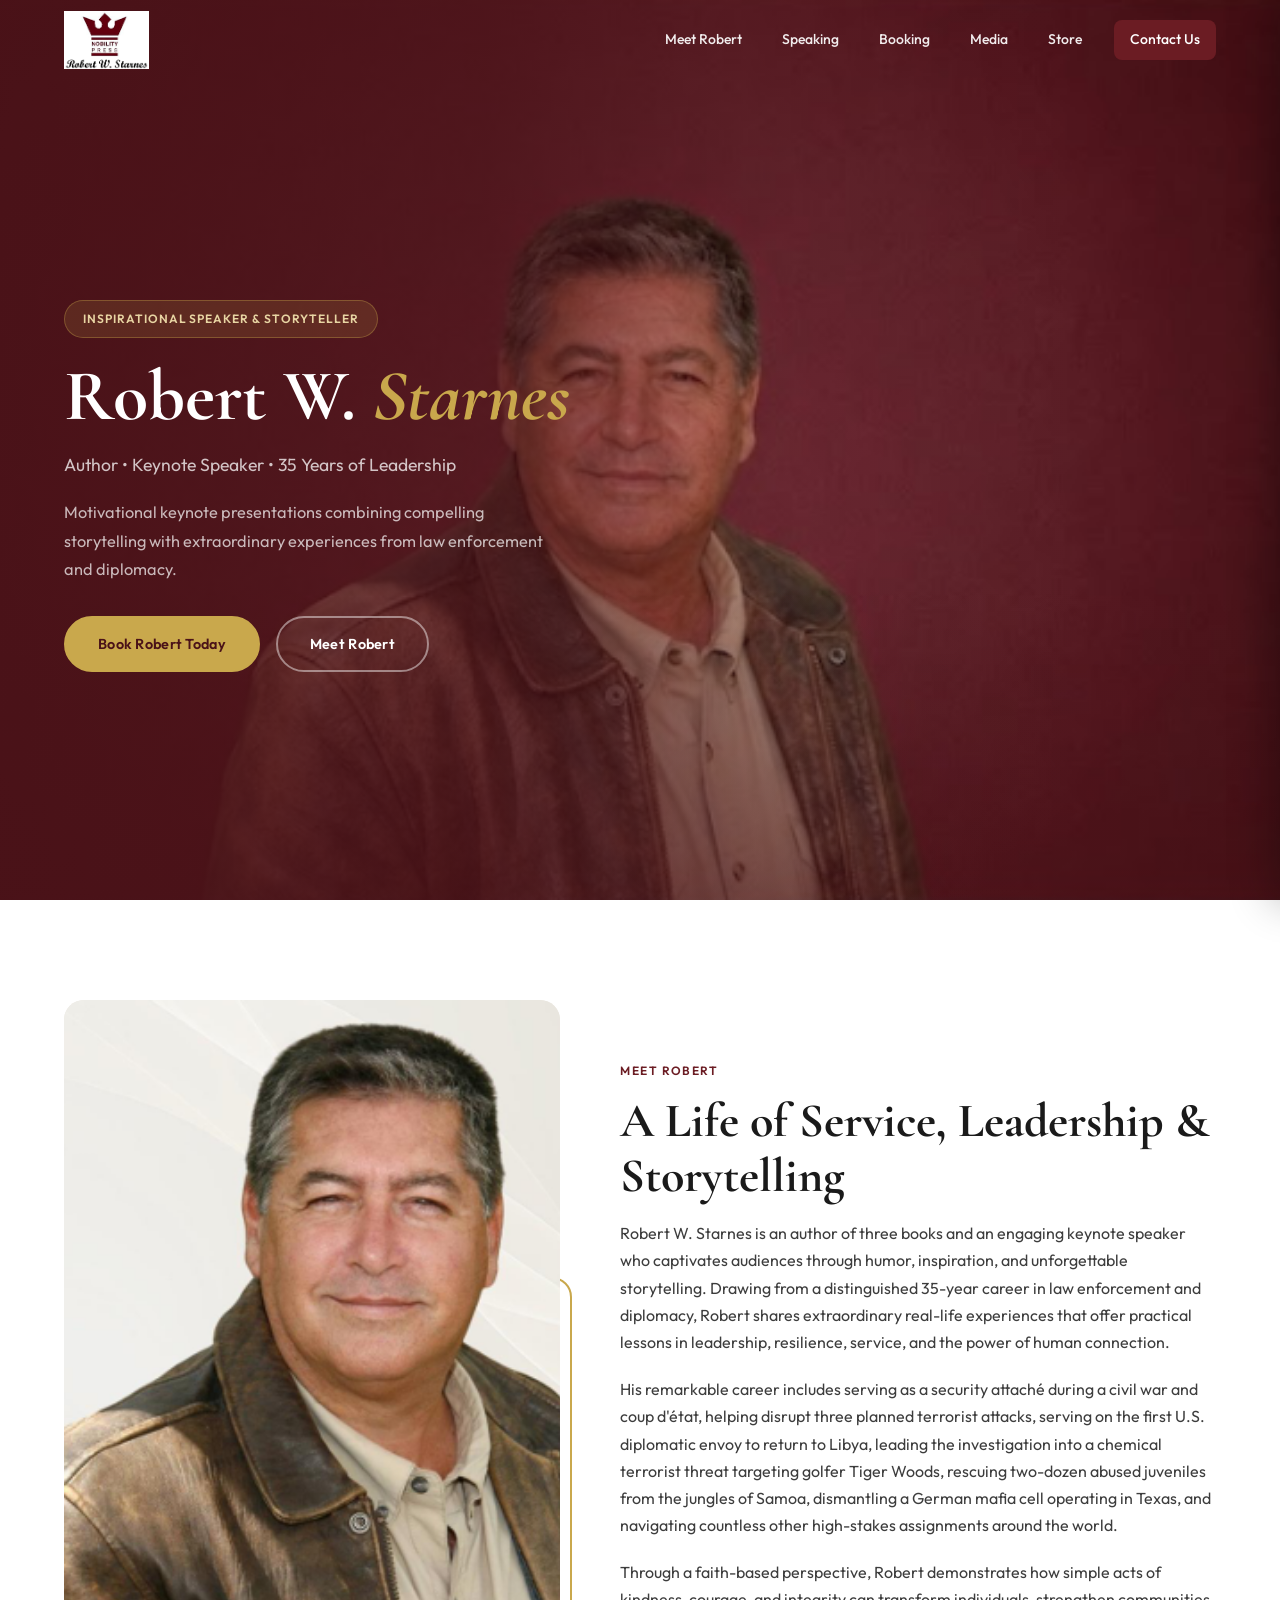
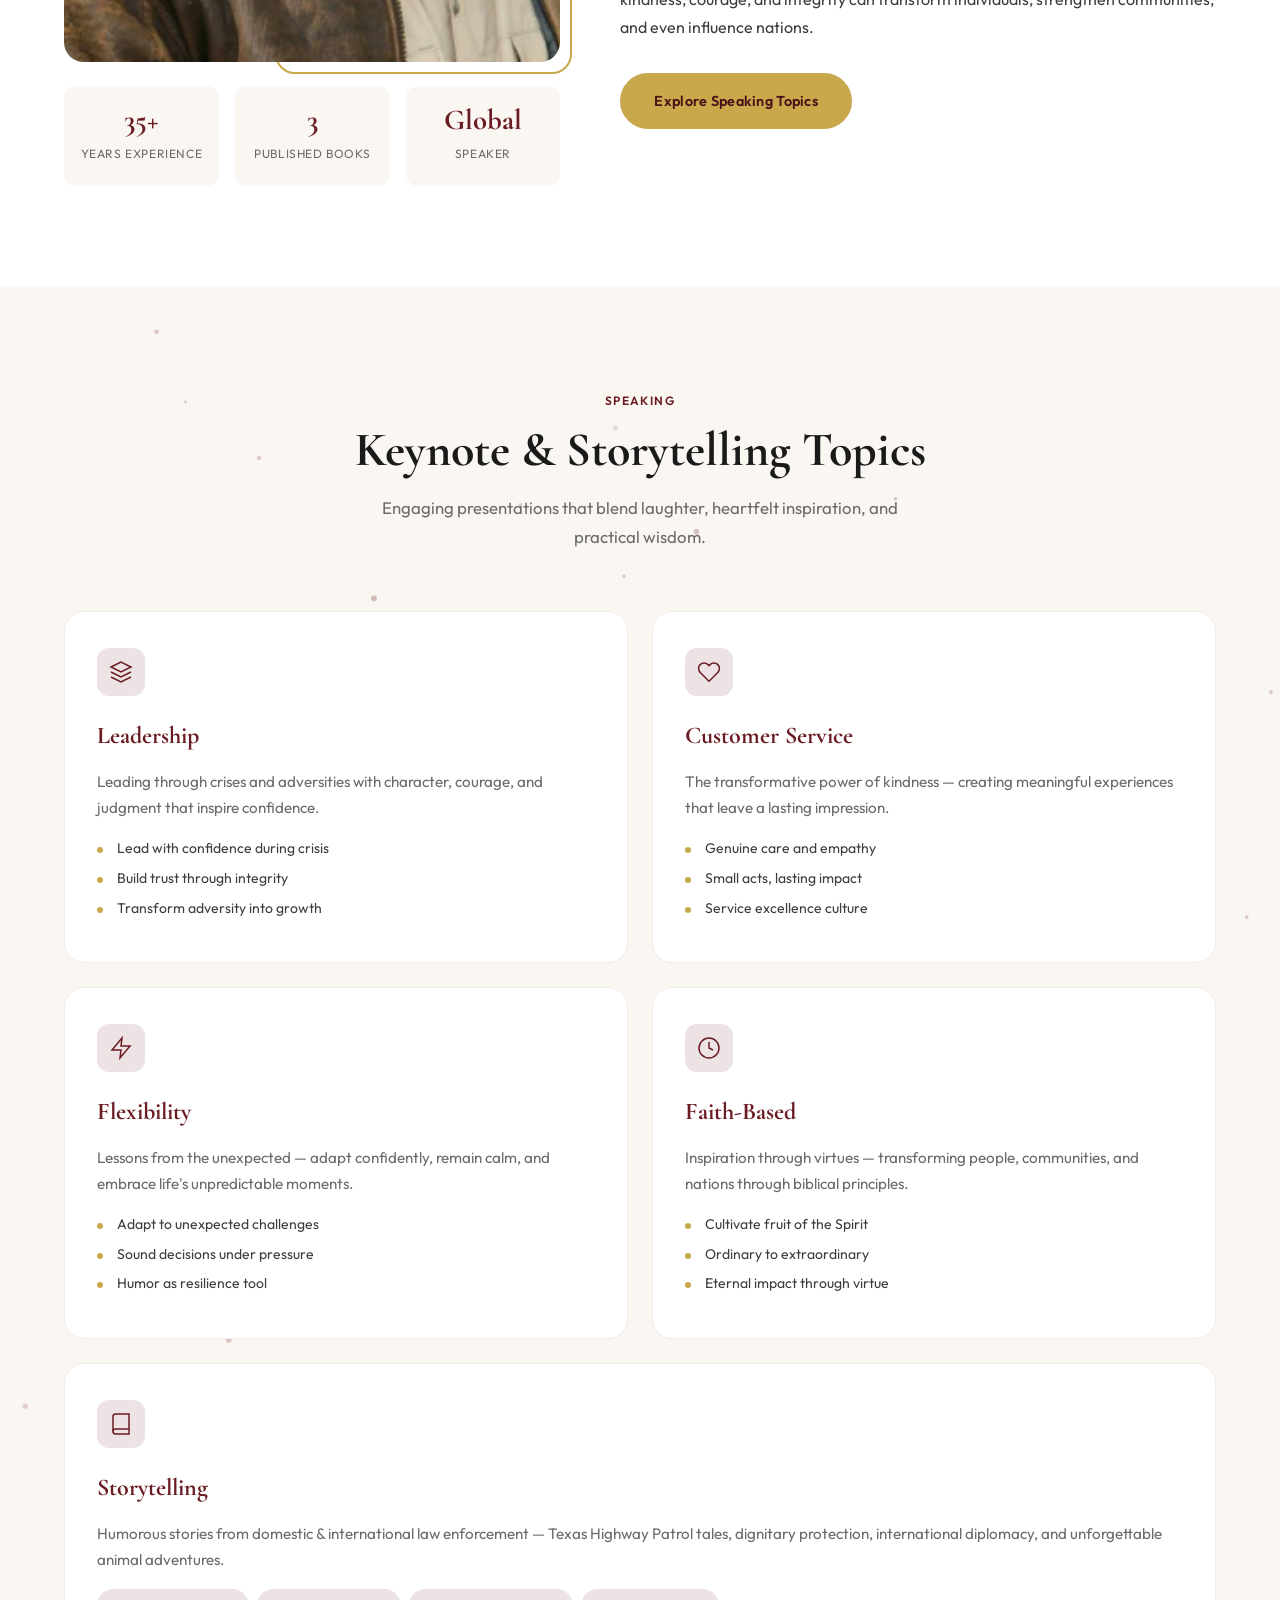
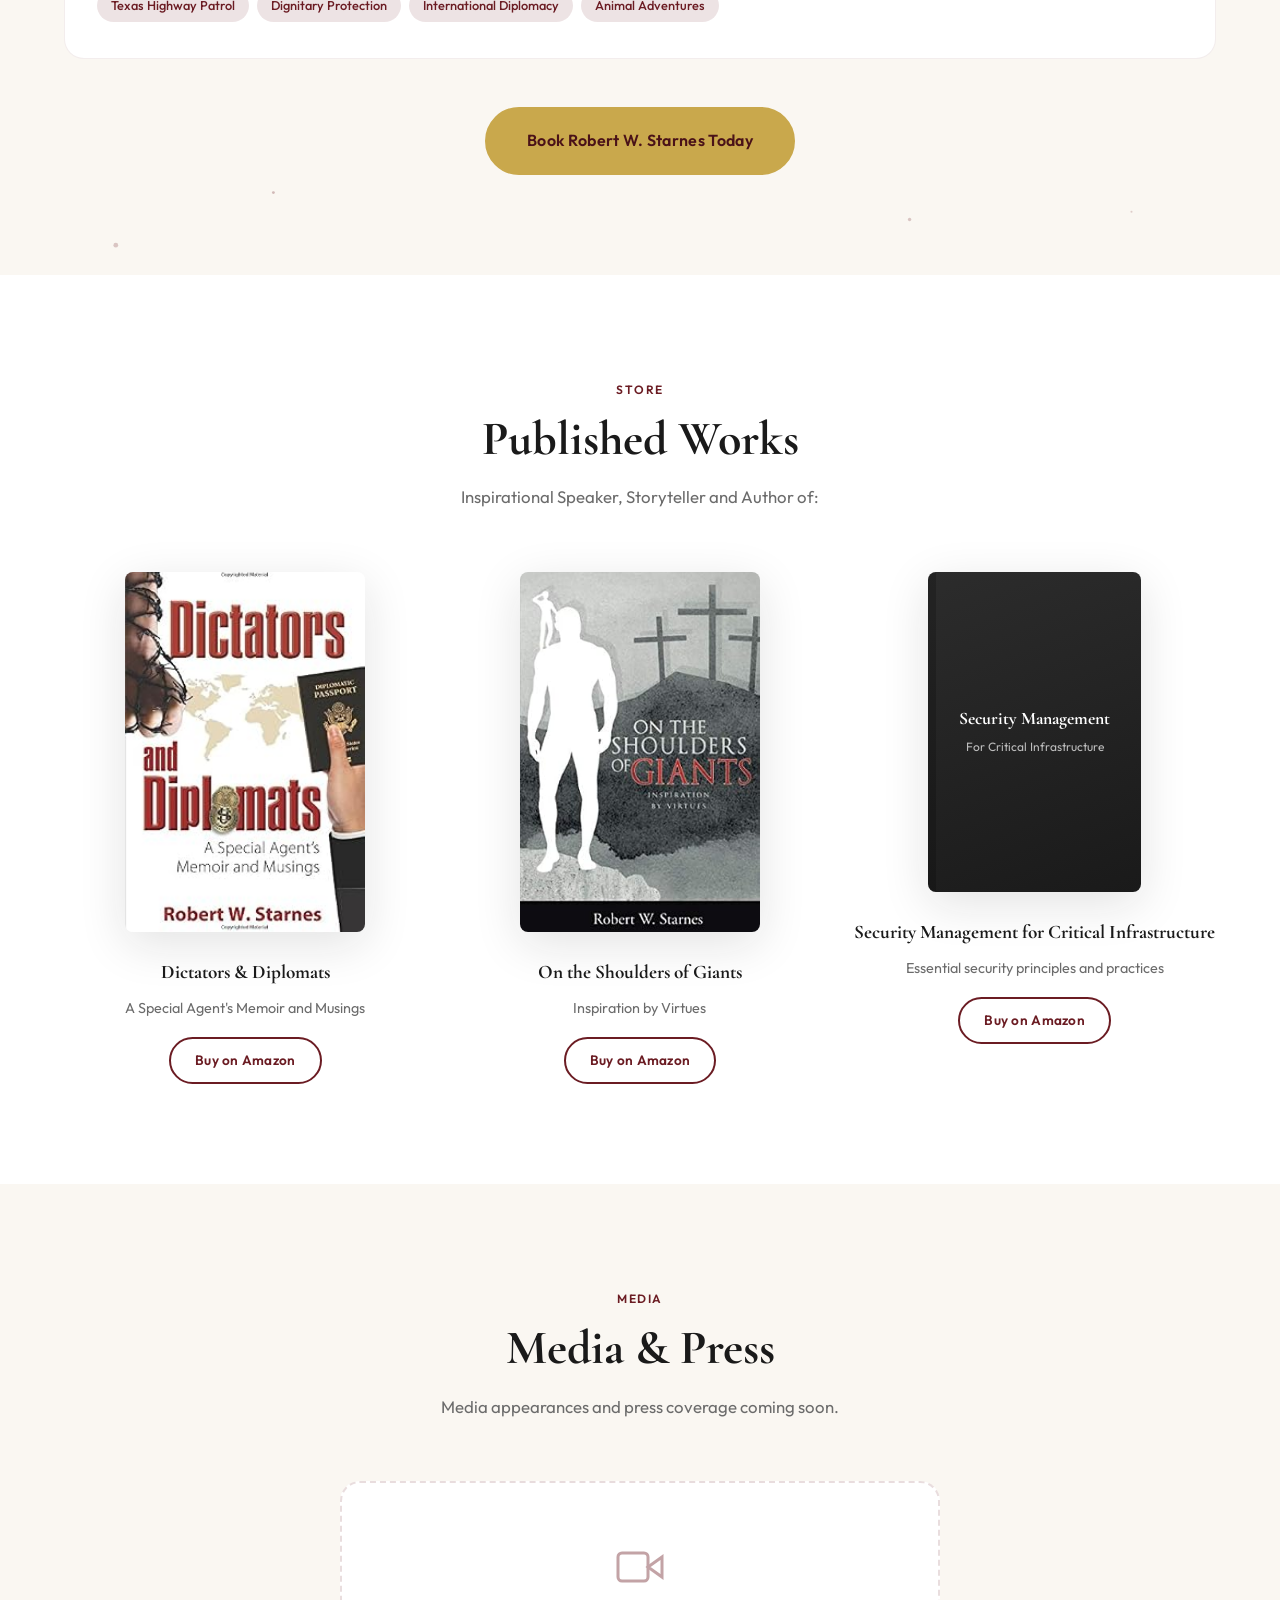
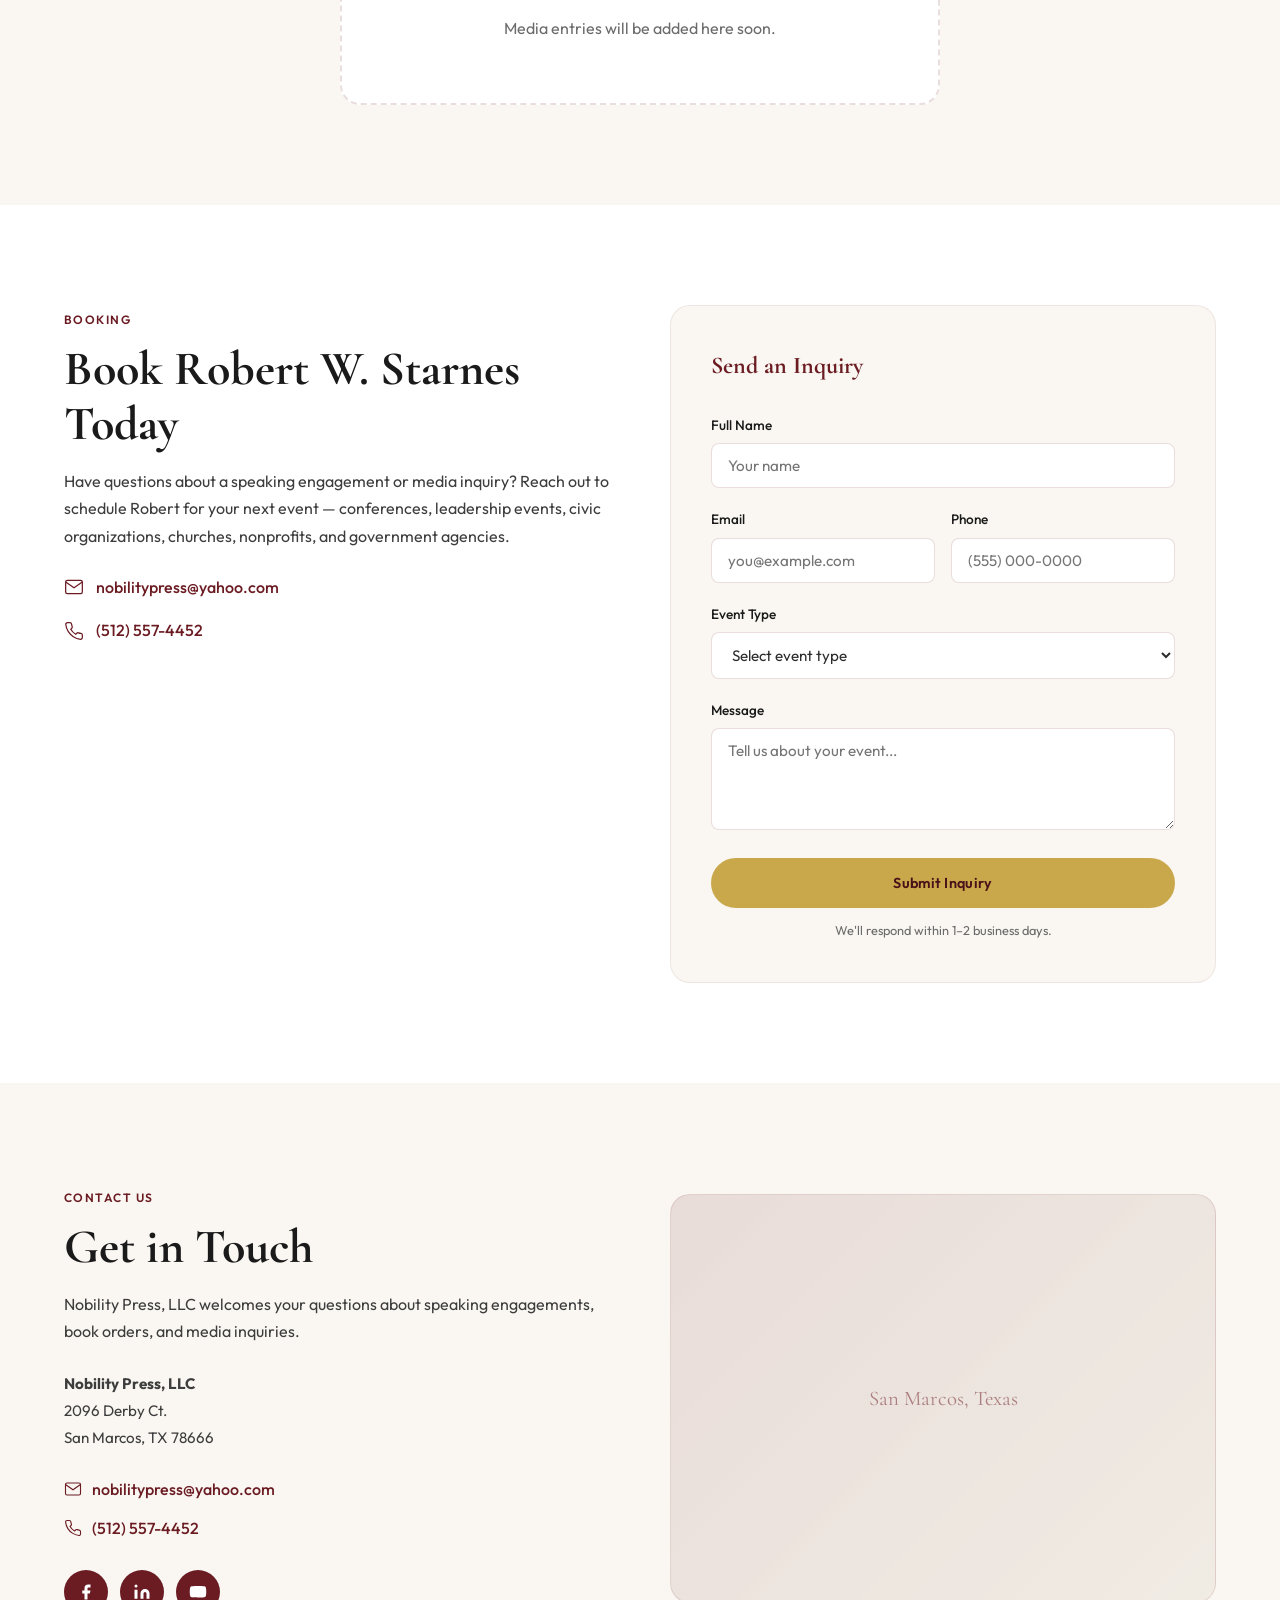
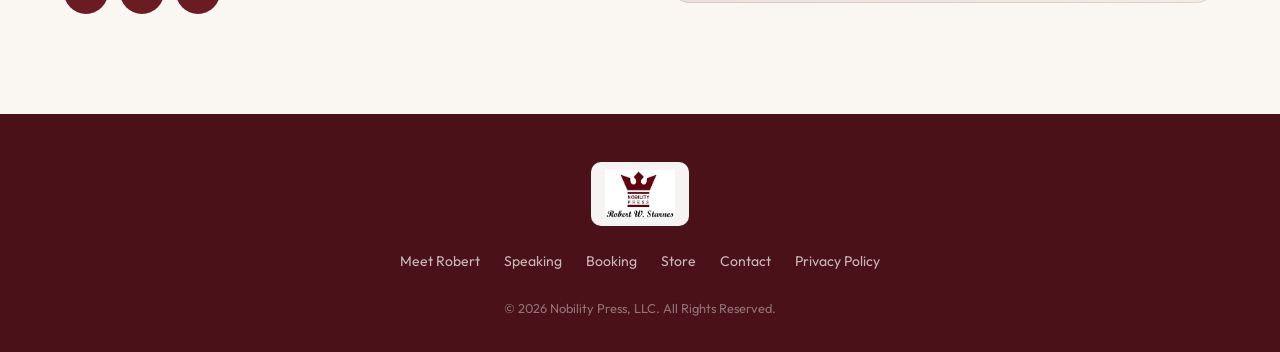
<file: index.html>
<!DOCTYPE html>
<html lang="en">
<head>
  <meta charset="UTF-8">
  <meta name="viewport" content="width=device-width, initial-scale=1.0">
  <meta name="description" content="Robert W. Starnes — Inspirational Speaker, Storyteller and Author. Nobility Press, LLC.">
  <title>Robert W. Starnes | Nobility Press</title>
  <link rel="preconnect" href="https://fonts.googleapis.com">
  <link rel="preconnect" href="https://fonts.gstatic.com" crossorigin>
  <link href="https://fonts.googleapis.com/css2?family=Cormorant+Garamond:ital,wght@0,400;0,600;0,700;1,400&family=Outfit:wght@300;400;500;600;700&display=swap" rel="stylesheet">
  <link rel="icon" href="assets/images/nobility-press-logo.png" type="image/png">
  <link rel="stylesheet" href="css/main.css">
</head>
<body>

  <!-- Advanced Preloader -->
  <div id="preloader" class="preloader" aria-hidden="true">
    <div class="preloader-inner">
      <canvas id="loader-canvas" class="loader-canvas"></canvas>
      <div class="preloader-content">
        <div class="preloader-logo">
          <img src="assets/images/nobility-press-logo.png" alt="Nobility Press" class="preloader-logo-img" width="160" height="160">
        </div>
        <div class="preloader-bar">
          <div class="preloader-bar-fill" id="loader-progress"></div>
        </div>
        <p class="preloader-status" id="loader-status">Loading experience...</p>
        <span class="preloader-percent" id="loader-percent">0%</span>
      </div>
    </div>
  </div>

  <!-- Mobile Menu Overlay -->
  <div class="mobile-overlay" id="mobile-overlay" aria-hidden="true"></div>

  <!-- Header -->
  <header class="header" id="header">
    <div class="container header-inner">
      <a href="#home" class="logo" aria-label="Nobility Press Home">
        <img src="assets/images/nobility-press-logo.png" alt="Nobility Press — Robert W. Starnes" class="logo-img" width="200" height="72">
      </a>

      <nav class="nav-desktop" aria-label="Main navigation">
        <a href="#meet-robert" class="nav-link">Meet Robert</a>
        <a href="#speaking" class="nav-link">Speaking</a>
        <a href="#booking" class="nav-link">Booking</a>
        <a href="#media" class="nav-link">Media</a>
        <a href="#store" class="nav-link">Store</a>
        <a href="#contact" class="nav-link nav-link--cta">Contact Us</a>
      </nav>

      <button class="hamburger" id="hamburger" aria-label="Open menu" aria-expanded="false" aria-controls="mobile-menu">
        <span class="hamburger-line"></span>
        <span class="hamburger-line"></span>
        <span class="hamburger-line"></span>
      </button>
    </div>

    <!-- Mobile Menu -->
    <nav class="mobile-menu" id="mobile-menu" aria-label="Mobile navigation">
      <div class="mobile-menu-header">
        <img src="assets/images/nobility-press-logo.png" alt="Nobility Press" class="mobile-menu-logo" width="140" height="50">
      </div>
      <ul class="mobile-menu-list">
        <li><a href="#meet-robert" class="mobile-link">Meet Robert</a></li>
        <li><a href="#speaking" class="mobile-link">Speaking</a></li>
        <li><a href="#booking" class="mobile-link">Booking</a></li>
        <li><a href="#media" class="mobile-link">Media</a></li>
        <li><a href="#store" class="mobile-link">Store</a></li>
        <li><a href="#contact" class="mobile-link mobile-link--cta">Contact Us</a></li>
      </ul>
      <div class="mobile-menu-footer">
        <p>Inspirational Speaker &amp; Author</p>
        <a href="mailto:nobilitypress@yahoo.com" class="mobile-email">nobilitypress@yahoo.com</a>
      </div>
    </nav>
  </header>

  <main id="main-content">

    <!-- Hero -->
    <section class="hero" id="home">
      <div class="hero-bg" role="img" aria-label="Robert W. Starnes — Author, Speaker, and Storyteller"></div>
      <div class="hero-overlay"></div>
      <div class="container hero-content">
        <div class="hero-copy">
          <span class="hero-badge">Inspirational Speaker &amp; Storyteller</span>
          <h1 class="hero-title">Robert W. <span class="hero-accent">Starnes</span></h1>
          <p class="hero-subtitle">Author &bull; Keynote Speaker &bull; 35 Years of Leadership</p>
          <p class="hero-desc">
            Motivational keynote presentations combining compelling storytelling with extraordinary experiences from law enforcement and diplomacy.
          </p>
          <div class="hero-actions">
            <a href="#booking" class="btn btn-primary">Book Robert Today</a>
            <a href="#meet-robert" class="btn btn-outline">Meet Robert</a>
          </div>
        </div>
      </div>
    </section>

    <!-- Meet Robert -->
    <section class="section about" id="meet-robert">
      <div class="container">
        <div class="about-grid">
          <div class="about-visual">
            <div class="about-image-frame">
              <img
                src="assets/images/robert-starnes.png"
                alt="Robert W. Starnes — Author, Speaker, and Storyteller"
                class="about-photo"
                width="480"
                height="600"
                loading="lazy"
              >
              <div class="about-frame-accent"></div>
            </div>
            <div class="about-stats">
              <div class="stat">
                <span class="stat-num">35+</span>
                <span class="stat-label">Years Experience</span>
              </div>
              <div class="stat">
                <span class="stat-num">3</span>
                <span class="stat-label">Published Books</span>
              </div>
              <div class="stat">
                <span class="stat-num">Global</span>
                <span class="stat-label">Speaker</span>
              </div>
            </div>
          </div>
          <div class="about-content">
            <span class="section-tag">Meet Robert</span>
            <h2 class="section-title">A Life of Service, Leadership &amp; Storytelling</h2>
            <p>
              Robert W. Starnes is an author of three books and an engaging keynote speaker who captivates audiences through humor, inspiration, and unforgettable storytelling. Drawing from a distinguished 35-year career in law enforcement and diplomacy, Robert shares extraordinary real-life experiences that offer practical lessons in leadership, resilience, service, and the power of human connection.
            </p>
            <p>
              His remarkable career includes serving as a security attaché during a civil war and coup d'état, helping disrupt three planned terrorist attacks, serving on the first U.S. diplomatic envoy to return to Libya, leading the investigation into a chemical terrorist threat targeting golfer Tiger Woods, rescuing two-dozen abused juveniles from the jungles of Samoa, dismantling a German mafia cell operating in Texas, and navigating countless other high-stakes assignments around the world.
            </p>
            <p>
              Through a faith-based perspective, Robert demonstrates how simple acts of kindness, courage, and integrity can transform individuals, strengthen communities, and even influence nations.
            </p>
            <a href="#speaking" class="btn btn-primary">Explore Speaking Topics</a>
          </div>
        </div>
      </div>
    </section>

    <!-- Speaking Topics -->
    <section class="section speaking" id="speaking">
      <canvas id="speaking-canvas" class="section-canvas" aria-hidden="true"></canvas>
      <div class="container">
        <div class="section-header">
          <span class="section-tag">Speaking</span>
          <h2 class="section-title">Keynote &amp; Storytelling Topics</h2>
          <p class="section-desc">Engaging presentations that blend laughter, heartfelt inspiration, and practical wisdom.</p>
        </div>
        <div class="topics-grid">
          <article class="topic-card" data-topic="leadership">
            <div class="topic-icon">
              <svg viewBox="0 0 24 24" fill="none" stroke="currentColor" stroke-width="1.5"><path d="M12 2L2 7l10 5 10-5-10-5zM2 17l10 5 10-5M2 12l10 5 10-5"/></svg>
            </div>
            <h3>Leadership</h3>
            <p>Leading through crises and adversities with character, courage, and judgment that inspire confidence.</p>
            <ul class="topic-takeaways">
              <li>Lead with confidence during crisis</li>
              <li>Build trust through integrity</li>
              <li>Transform adversity into growth</li>
            </ul>
          </article>
          <article class="topic-card" data-topic="service">
            <div class="topic-icon">
              <svg viewBox="0 0 24 24" fill="none" stroke="currentColor" stroke-width="1.5"><path d="M20.84 4.61a5.5 5.5 0 0 0-7.78 0L12 5.67l-1.06-1.06a5.5 5.5 0 0 0-7.78 7.78l1.06 1.06L12 21.23l7.78-7.78 1.06-1.06a5.5 5.5 0 0 0 0-7.78z"/></svg>
            </div>
            <h3>Customer Service</h3>
            <p>The transformative power of kindness — creating meaningful experiences that leave a lasting impression.</p>
            <ul class="topic-takeaways">
              <li>Genuine care and empathy</li>
              <li>Small acts, lasting impact</li>
              <li>Service excellence culture</li>
            </ul>
          </article>
          <article class="topic-card" data-topic="flexibility">
            <div class="topic-icon">
              <svg viewBox="0 0 24 24" fill="none" stroke="currentColor" stroke-width="1.5"><path d="M13 2L3 14h9l-1 8 10-12h-9l1-8z"/></svg>
            </div>
            <h3>Flexibility</h3>
            <p>Lessons from the unexpected — adapt confidently, remain calm, and embrace life's unpredictable moments.</p>
            <ul class="topic-takeaways">
              <li>Adapt to unexpected challenges</li>
              <li>Sound decisions under pressure</li>
              <li>Humor as resilience tool</li>
            </ul>
          </article>
          <article class="topic-card" data-topic="faith">
            <div class="topic-icon">
              <svg viewBox="0 0 24 24" fill="none" stroke="currentColor" stroke-width="1.5"><circle cx="12" cy="12" r="10"/><path d="M12 6v6l4 2"/></svg>
            </div>
            <h3>Faith-Based</h3>
            <p>Inspiration through virtues — transforming people, communities, and nations through biblical principles.</p>
            <ul class="topic-takeaways">
              <li>Cultivate fruit of the Spirit</li>
              <li>Ordinary to extraordinary</li>
              <li>Eternal impact through virtue</li>
            </ul>
          </article>
          <article class="topic-card topic-card--wide" data-topic="storytelling">
            <div class="topic-icon">
              <svg viewBox="0 0 24 24" fill="none" stroke="currentColor" stroke-width="1.5"><path d="M4 19.5A2.5 2.5 0 0 1 6.5 17H20"/><path d="M6.5 2H20v20H6.5A2.5 2.5 0 0 1 4 19.5v-15A2.5 2.5 0 0 1 6.5 2z"/></svg>
            </div>
            <h3>Storytelling</h3>
            <p>Humorous stories from domestic &amp; international law enforcement — Texas Highway Patrol tales, dignitary protection, international diplomacy, and unforgettable animal adventures.</p>
            <div class="story-tags">
              <span>Texas Highway Patrol</span>
              <span>Dignitary Protection</span>
              <span>International Diplomacy</span>
              <span>Animal Adventures</span>
            </div>
          </article>
        </div>
        <div class="speaking-cta">
          <a href="#booking" class="btn btn-primary btn-lg">Book Robert W. Starnes Today</a>
        </div>
      </div>
    </section>

    <!-- Books / Store -->
    <section class="section store" id="store">
      <div class="container">
        <div class="section-header">
          <span class="section-tag">Store</span>
          <h2 class="section-title">Published Works</h2>
          <p class="section-desc">Inspirational Speaker, Storyteller and Author of:</p>
        </div>
        <div class="books-grid">
          <article class="book-card">
            <a href="https://www.amazon.com/Dictators-Diplomats-Special-Agents-Musings/dp/0997970316" target="_blank" rel="noopener noreferrer" class="book-cover-link">
              <img
                src="assets/images/book-dictators-diplomats.png"
                alt="Dictators and Diplomats — A Special Agent's Memoir and Musings by Robert W. Starnes"
                class="book-cover-img"
                width="342"
                height="513"
                loading="lazy"
              >
            </a>
            <h3>Dictators &amp; Diplomats</h3>
            <p>A Special Agent's Memoir and Musings</p>
            <a href="https://www.amazon.com/Dictators-Diplomats-Special-Agents-Musings/dp/0997970316" target="_blank" rel="noopener noreferrer" class="btn btn-outline btn-sm">Buy on Amazon</a>
          </article>
          <article class="book-card">
            <a href="https://www.amazon.com/Shoulders-Giants-Inspiration-Virtues/dp/0997970340" target="_blank" rel="noopener noreferrer" class="book-cover-link">
              <img
                src="assets/images/book-shoulders-giants.png"
                alt="On the Shoulders of Giants — Inspiration by Virtues by Robert W. Starnes"
                class="book-cover-img"
                width="342"
                height="513"
                loading="lazy"
              >
            </a>
            <h3>On the Shoulders of Giants</h3>
            <p>Inspiration by Virtues</p>
            <a href="https://www.amazon.com/Shoulders-Giants-Inspiration-Virtues/dp/0997970340" target="_blank" rel="noopener noreferrer" class="btn btn-outline btn-sm">Buy on Amazon</a>
          </article>
          <article class="book-card">
            <div class="book-cover book-cover--dark">
              <div class="book-cover-inner">
                <span class="book-title-text">Security Management</span>
                <span class="book-subtitle-text">For Critical Infrastructure</span>
              </div>
            </div>
            <h3>Security Management for Critical Infrastructure</h3>
            <p>Essential security principles and practices</p>
            <a href="https://amazon.com" target="_blank" rel="noopener noreferrer" class="btn btn-outline btn-sm">Buy on Amazon</a>
          </article>
        </div>
      </div>
    </section>

    <!-- Media -->
    <section class="section media" id="media">
      <div class="container">
        <div class="section-header">
          <span class="section-tag">Media</span>
          <h2 class="section-title">Media &amp; Press</h2>
          <p class="section-desc">Media appearances and press coverage coming soon.</p>
        </div>
        <div class="media-placeholder">
          <div class="media-placeholder-inner">
            <svg viewBox="0 0 24 24" fill="none" stroke="currentColor" stroke-width="1.5"><polygon points="23 7 16 12 23 17 23 7"/><rect x="1" y="5" width="15" height="14" rx="2" ry="2"/></svg>
            <p>Media entries will be added here soon.</p>
          </div>
        </div>
      </div>
    </section>

    <!-- Booking -->
    <section class="section booking" id="booking">
      <div class="container">
        <div class="booking-grid">
          <div class="booking-content">
            <span class="section-tag">Booking</span>
            <h2 class="section-title">Book Robert W. Starnes Today</h2>
            <p>Have questions about a speaking engagement or media inquiry? Reach out to schedule Robert for your next event — conferences, leadership events, civic organizations, churches, nonprofits, and government agencies.</p>
            <div class="booking-info">
              <div class="booking-info-item">
                <svg viewBox="0 0 24 24" fill="none" stroke="currentColor" stroke-width="1.5"><path d="M4 4h16c1.1 0 2 .9 2 2v12c0 1.1-.9 2-2 2H4c-1.1 0-2-.9-2-2V6c0-1.1.9-2 2-2z"/><polyline points="22,6 12,13 2,6"/></svg>
                <a href="mailto:nobilitypress@yahoo.com">nobilitypress@yahoo.com</a>
              </div>
              <div class="booking-info-item">
                <svg viewBox="0 0 24 24" fill="none" stroke="currentColor" stroke-width="1.5"><path d="M22 16.92v3a2 2 0 0 1-2.18 2 19.79 19.79 0 0 1-8.63-3.07 19.5 19.5 0 0 1-6-6 19.79 19.79 0 0 1-3.07-8.67A2 2 0 0 1 4.11 2h3a2 2 0 0 1 2 1.72c.127.96.361 1.903.7 2.81a2 2 0 0 1-.45 2.11L8.09 9.91a16 16 0 0 0 6 6l1.27-1.27a2 2 0 0 1 2.11-.45c.907.339 1.85.573 2.81.7A2 2 0 0 1 22 16.92z"/></svg>
                <a href="tel:+15125574452">(512) 557-4452</a>
              </div>
            </div>
          </div>
          <form class="booking-form" id="booking-form" novalidate>
            <h3>Send an Inquiry</h3>
            <div class="form-group">
              <label for="name">Full Name</label>
              <input type="text" id="name" name="name" required placeholder="Your name">
            </div>
            <div class="form-row">
              <div class="form-group">
                <label for="email">Email</label>
                <input type="email" id="email" name="email" required placeholder="you@example.com">
              </div>
              <div class="form-group">
                <label for="phone">Phone</label>
                <input type="tel" id="phone" name="phone" placeholder="(555) 000-0000">
              </div>
            </div>
            <div class="form-group">
              <label for="event-type">Event Type</label>
              <select id="event-type" name="event-type">
                <option value="">Select event type</option>
                <option value="keynote">Keynote Speaking</option>
                <option value="corporate">Corporate Event</option>
                <option value="church">Church / Faith-Based</option>
                <option value="nonprofit">Nonprofit / Civic</option>
                <option value="media">Media Inquiry</option>
                <option value="other">Other</option>
              </select>
            </div>
            <div class="form-group">
              <label for="message">Message</label>
              <textarea id="message" name="message" rows="4" required placeholder="Tell us about your event..."></textarea>
            </div>
            <button type="submit" class="btn btn-primary btn-full">Submit Inquiry</button>
            <p class="form-note">We'll respond within 1–2 business days.</p>
          </form>
        </div>
      </div>
    </section>

    <!-- Contact -->
    <section class="section contact" id="contact">
      <div class="container">
        <div class="contact-grid">
          <div class="contact-info">
            <span class="section-tag">Contact Us</span>
            <h2 class="section-title">Get in Touch</h2>
            <p>Nobility Press, LLC welcomes your questions about speaking engagements, book orders, and media inquiries.</p>
            <address class="contact-address">
              <strong>Nobility Press, LLC</strong><br>
              2096 Derby Ct.<br>
              San Marcos, TX 78666
            </address>
            <div class="contact-links">
              <a href="mailto:nobilitypress@yahoo.com" class="contact-link">
                <svg viewBox="0 0 24 24" fill="none" stroke="currentColor" stroke-width="1.5"><path d="M4 4h16c1.1 0 2 .9 2 2v12c0 1.1-.9 2-2 2H4c-1.1 0-2-.9-2-2V6c0-1.1.9-2 2-2z"/><polyline points="22,6 12,13 2,6"/></svg>
                nobilitypress@yahoo.com
              </a>
              <a href="tel:+15125574452" class="contact-link">
                <svg viewBox="0 0 24 24" fill="none" stroke="currentColor" stroke-width="1.5"><path d="M22 16.92v3a2 2 0 0 1-2.18 2 19.79 19.79 0 0 1-8.63-3.07 19.5 19.5 0 0 1-6-6 19.79 19.79 0 0 1-3.07-8.67A2 2 0 0 1 4.11 2h3a2 2 0 0 1 2 1.72c.127.96.361 1.903.7 2.81a2 2 0 0 1-.45 2.11L8.09 9.91a16 16 0 0 0 6 6l1.27-1.27a2 2 0 0 1 2.11-.45c.907.339 1.85.573 2.81.7A2 2 0 0 1 22 16.92z"/></svg>
                (512) 557-4452
              </a>
            </div>
            <div class="social-links">
              <a href="#" class="social-link" aria-label="Facebook">
                <svg viewBox="0 0 24 24" fill="currentColor"><path d="M18 2h-3a5 5 0 0 0-5 5v3H7v4h3v8h4v-8h3l1-4h-4V7a1 1 0 0 1 1-1h3z"/></svg>
              </a>
              <a href="#" class="social-link" aria-label="LinkedIn">
                <svg viewBox="0 0 24 24" fill="currentColor"><path d="M16 8a6 6 0 0 1 6 6v7h-4v-7a2 2 0 0 0-2-2 2 2 0 0 0-2 2v7h-4v-7a6 6 0 0 1 6-6z"/><rect x="2" y="9" width="4" height="12"/><circle cx="4" cy="4" r="2"/></svg>
              </a>
              <a href="#" class="social-link" aria-label="YouTube">
                <svg viewBox="0 0 24 24" fill="currentColor"><path d="M22.54 6.42a2.78 2.78 0 0 0-1.94-2C18.88 4 12 4 12 4s-6.88 0-8.6.46a2.78 2.78 0 0 0-1.94 2A29 29 0 0 0 1 11.75a29 29 0 0 0 .46 5.33A2.78 2.78 0 0 0 3.4 19.13C5.12 19.59 12 19.59 12 19.59s6.88 0 8.6-.46a2.78 2.78 0 0 0 1.94-2 29 29 0 0 0 .46-5.25 29 29 0 0 0-.46-5.46z"/><polygon points="9.75 15.02 15.5 11.75 9.75 8.48 9.75 15.02" fill="#fff"/></svg>
              </a>
            </div>
          </div>
          <div class="contact-map">
            <div class="map-placeholder">
              <span>San Marcos, Texas</span>
            </div>
          </div>
        </div>
      </div>
    </section>

  </main>

  <!-- Footer -->
  <footer class="footer">
    <div class="container footer-inner">
      <div class="footer-brand">
        <img src="assets/images/nobility-press-logo.png" alt="Nobility Press, LLC" class="footer-logo" width="160" height="58">
      </div>
      <nav class="footer-nav" aria-label="Footer navigation">
        <a href="#meet-robert">Meet Robert</a>
        <a href="#speaking">Speaking</a>
        <a href="#booking">Booking</a>
        <a href="#store">Store</a>
        <a href="#contact">Contact</a>
        <a href="privacy.html">Privacy Policy</a>
      </nav>
      <p class="footer-copy">&copy; 2026 Nobility Press, LLC. All Rights Reserved.</p>
    </div>
  </footer>

  <script src="js/canvas-bg.js"></script>
  <script src="js/loader.js"></script>
  <script src="js/main.js"></script>
</body>
</html>
</file>
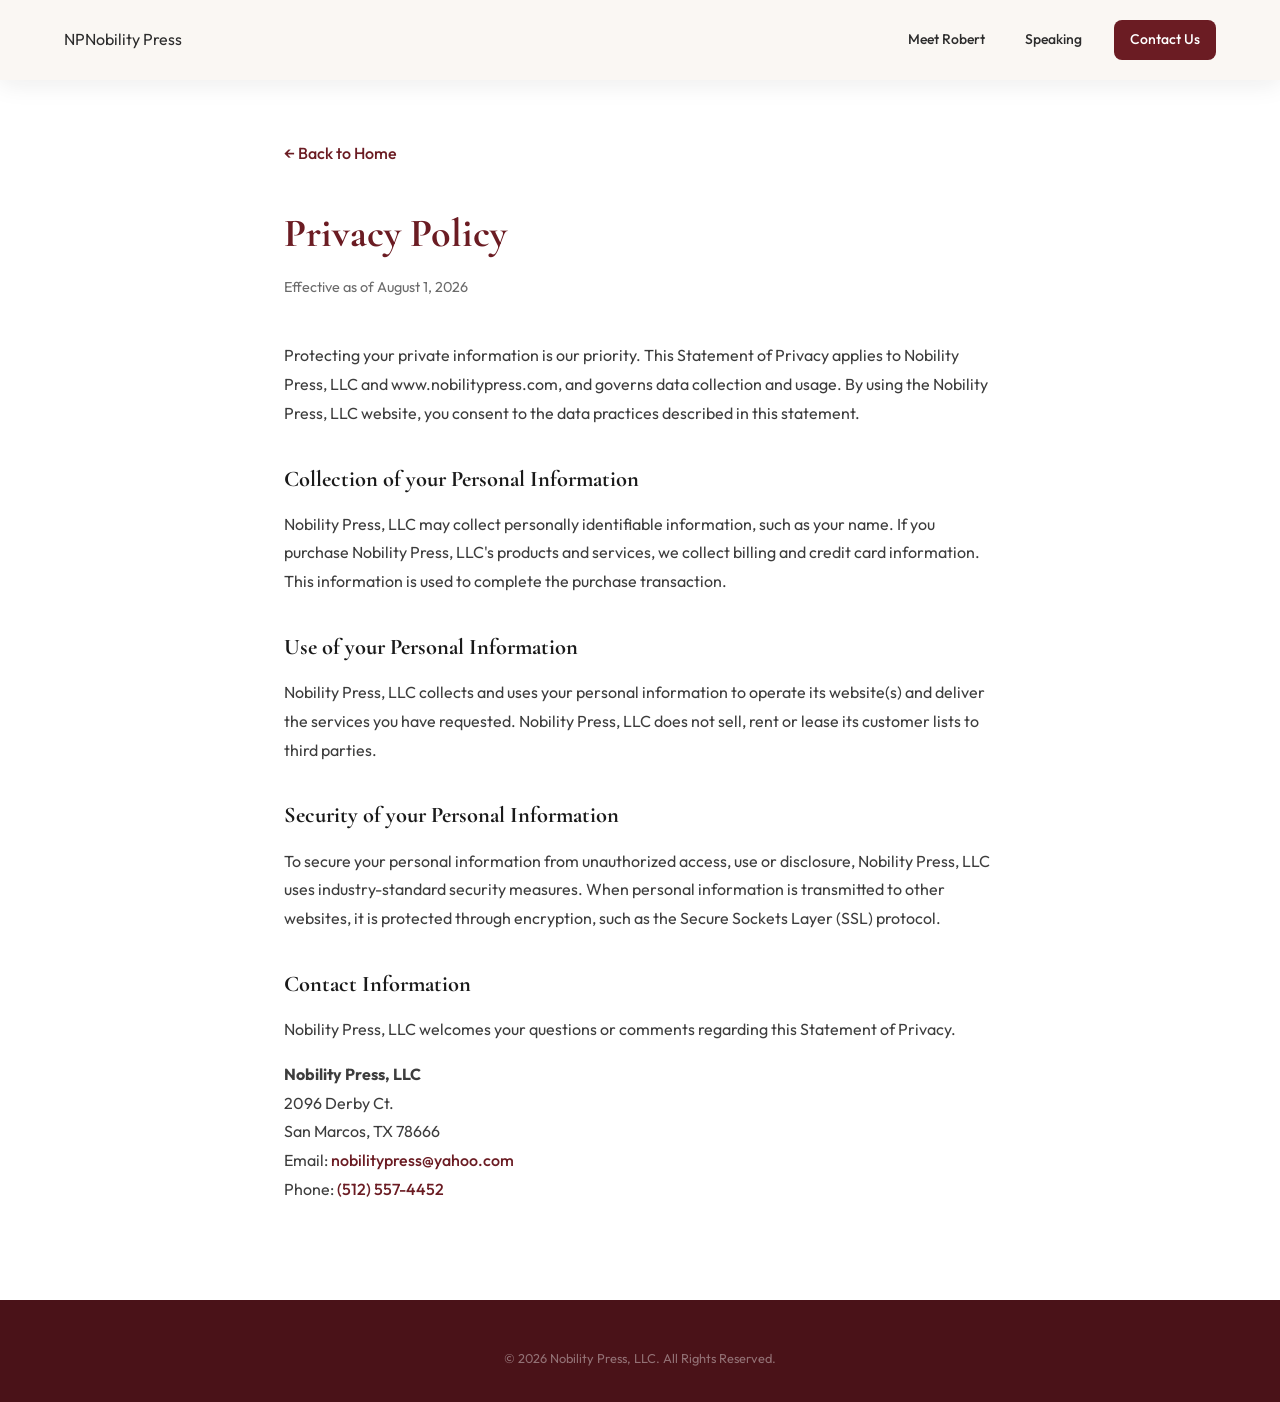
<file: privacy.html>
<!DOCTYPE html>
<html lang="en">
<head>
  <meta charset="UTF-8">
  <meta name="viewport" content="width=device-width, initial-scale=1.0">
  <title>Privacy Policy | Nobility Press</title>
  <link rel="preconnect" href="https://fonts.googleapis.com">
  <link rel="preconnect" href="https://fonts.gstatic.com" crossorigin>
  <link href="https://fonts.googleapis.com/css2?family=Cormorant+Garamond:wght@600;700&family=Outfit:wght@400;500;600&display=swap" rel="stylesheet">
  <link rel="stylesheet" href="css/main.css">
  <style>
    .privacy-page { padding: calc(var(--header-h) + 60px) 0 80px; background: var(--white); min-height: 100vh; }
    .privacy-content { max-width: 760px; margin: 0 auto; }
    .privacy-content h1 { font-family: var(--font-display); font-size: 2.5rem; color: var(--maroon); margin-bottom: 8px; }
    .privacy-content .effective { color: var(--text-muted); font-size: 0.9rem; margin-bottom: 40px; }
    .privacy-content h2 { font-family: var(--font-display); font-size: 1.4rem; color: var(--charcoal); margin: 32px 0 12px; }
    .privacy-content p, .privacy-content li { color: var(--charcoal-light); margin-bottom: 16px; line-height: 1.8; }
    .privacy-content ul { list-style: disc; padding-left: 24px; margin-bottom: 16px; }
    .privacy-content a { color: var(--maroon); font-weight: 500; }
    .back-link { display: inline-flex; align-items: center; gap: 8px; color: var(--maroon); font-weight: 500; margin-bottom: 32px; }
  </style>
</head>
<body>
  <header class="header scrolled" id="header">
    <div class="container header-inner">
      <a href="index.html" class="logo">
        <span class="logo-mark">NP</span>
        <span class="logo-name">Nobility Press</span>
      </a>
      <nav class="nav-desktop">
        <a href="index.html#meet-robert" class="nav-link">Meet Robert</a>
        <a href="index.html#speaking" class="nav-link">Speaking</a>
        <a href="index.html#contact" class="nav-link nav-link--cta">Contact Us</a>
      </nav>
    </div>
  </header>

  <main class="privacy-page">
    <div class="container privacy-content">
      <a href="index.html" class="back-link">&larr; Back to Home</a>
      <h1>Privacy Policy</h1>
      <p class="effective">Effective as of August 1, 2026</p>

      <p>Protecting your private information is our priority. This Statement of Privacy applies to Nobility Press, LLC and www.nobilitypress.com, and governs data collection and usage. By using the Nobility Press, LLC website, you consent to the data practices described in this statement.</p>

      <h2>Collection of your Personal Information</h2>
      <p>Nobility Press, LLC may collect personally identifiable information, such as your name. If you purchase Nobility Press, LLC's products and services, we collect billing and credit card information. This information is used to complete the purchase transaction.</p>

      <h2>Use of your Personal Information</h2>
      <p>Nobility Press, LLC collects and uses your personal information to operate its website(s) and deliver the services you have requested. Nobility Press, LLC does not sell, rent or lease its customer lists to third parties.</p>

      <h2>Security of your Personal Information</h2>
      <p>To secure your personal information from unauthorized access, use or disclosure, Nobility Press, LLC uses industry-standard security measures. When personal information is transmitted to other websites, it is protected through encryption, such as the Secure Sockets Layer (SSL) protocol.</p>

      <h2>Contact Information</h2>
      <p>Nobility Press, LLC welcomes your questions or comments regarding this Statement of Privacy.</p>
      <p>
        <strong>Nobility Press, LLC</strong><br>
        2096 Derby Ct.<br>
        San Marcos, TX 78666<br>
        Email: <a href="mailto:nobilitypress@yahoo.com">nobilitypress@yahoo.com</a><br>
        Phone: <a href="tel:+15125574452">(512) 557-4452</a>
      </p>
    </div>
  </main>

  <footer class="footer">
    <div class="container footer-inner">
      <p class="footer-copy">&copy; 2026 Nobility Press, LLC. All Rights Reserved.</p>
    </div>
  </footer>
</body>
</html>
</file>
<file: css/main.css>
/* ============================================
   Nobility Press — Main Stylesheet
   Brand: Maroon (#6B1C23 / #722F37)
   ============================================ */

:root {
  --maroon: #6B1C23;
  --maroon-dark: #4A1218;
  --maroon-light: #8B2A33;
  --maroon-muted: rgba(107, 28, 35, 0.12);
  --gold: #C9A84C;
  --gold-light: #E8D5A3;
  --cream: #FAF7F2;
  --cream-dark: #F0EBE3;
  --charcoal: #1A1A1A;
  --charcoal-light: #3D3D3D;
  --text: #2C2C2C;
  --text-muted: #6B6B6B;
  --white: #FFFFFF;
  --shadow: 0 4px 24px rgba(26, 26, 26, 0.08);
  --shadow-lg: 0 12px 48px rgba(26, 26, 26, 0.12);
  --radius: 12px;
  --radius-lg: 20px;
  --transition: 0.35s cubic-bezier(0.4, 0, 0.2, 1);
  --header-h: 80px;
  --font-display: 'Cormorant Garamond', Georgia, serif;
  --font-body: 'Outfit', system-ui, sans-serif;
}

*, *::before, *::after {
  box-sizing: border-box;
  margin: 0;
  padding: 0;
}

html {
  scroll-behavior: smooth;
  scroll-padding-top: var(--header-h);
}

body {
  font-family: var(--font-body);
  font-size: 16px;
  line-height: 1.7;
  color: var(--text);
  background: var(--cream);
  overflow-x: hidden;
}

body.menu-open {
  overflow: hidden;
}

img { max-width: 100%; height: auto; display: block; }
a { color: inherit; text-decoration: none; }
ul { list-style: none; }
address { font-style: normal; }

.container {
  width: 100%;
  max-width: 1200px;
  margin: 0 auto;
  padding: 0 24px;
}

/* ========== PRELOADER ========== */
.preloader {
  position: fixed;
  inset: 0;
  z-index: 10000;
  background: var(--maroon-dark);
  display: flex;
  align-items: center;
  justify-content: center;
  transition: opacity 0.8s ease, visibility 0.8s ease;
}

.preloader.hidden {
  opacity: 0;
  visibility: hidden;
  pointer-events: none;
}

.preloader-inner {
  position: relative;
  text-align: center;
}

.loader-canvas {
  position: absolute;
  inset: -120px;
  width: calc(100% + 240px);
  height: calc(100% + 240px);
  pointer-events: none;
}

.preloader-content {
  position: relative;
  z-index: 1;
}

.preloader-logo {
  margin-bottom: 2rem;
}

.preloader-logo-img {
  width: clamp(120px, 22vw, 160px);
  height: auto;
  display: block;
  margin: 0 auto;
  filter: brightness(1.15);
}

.preloader-bar {
  width: 220px;
  height: 3px;
  background: rgba(255,255,255,0.15);
  border-radius: 3px;
  margin: 0 auto 1rem;
  overflow: hidden;
}

.preloader-bar-fill {
  height: 100%;
  width: 0%;
  background: linear-gradient(90deg, var(--gold), var(--gold-light));
  border-radius: 3px;
  transition: width 0.15s ease;
}

.preloader-status {
  font-size: 0.85rem;
  color: rgba(255,255,255,0.6);
  letter-spacing: 0.08em;
  text-transform: uppercase;
  margin-bottom: 0.5rem;
}

.preloader-percent {
  font-size: 0.75rem;
  color: var(--gold);
  font-weight: 600;
  letter-spacing: 0.1em;
}

/* ========== HEADER ========== */
.header {
  position: fixed;
  top: 0;
  left: 0;
  right: 0;
  z-index: 1000;
  height: var(--header-h);
  transition: background var(--transition), box-shadow var(--transition), backdrop-filter var(--transition);
}

.header.scrolled {
  background: rgba(250, 247, 242, 0.92);
  backdrop-filter: blur(16px);
  box-shadow: var(--shadow);
}

.header-inner {
  display: flex;
  align-items: center;
  justify-content: space-between;
  height: 100%;
}

.logo {
  display: flex;
  align-items: center;
  flex-shrink: 0;
  transition: opacity var(--transition), transform var(--transition);
}

.logo:hover {
  opacity: 0.88;
  transform: translateY(-1px);
}

.logo-img {
  height: 58px;
  width: auto;
  max-width: min(200px, 42vw);
  object-fit: contain;
  display: block;
}

@media (max-width: 768px) {
  .logo-img {
    height: 48px;
    max-width: 150px;
  }
}

.nav-desktop {
  display: flex;
  align-items: center;
  gap: 8px;
}

.header:not(.scrolled) .nav-link {
  color: rgba(255, 255, 255, 0.92);
}

.header:not(.scrolled) .nav-link:hover {
  color: var(--gold-light);
  background: rgba(255, 255, 255, 0.1);
}

.header:not(.scrolled) .hamburger-line {
  background: var(--white);
}

.header:not(.scrolled) .hamburger:hover {
  background: rgba(255, 255, 255, 0.1);
}

.nav-link {
  padding: 8px 16px;
  font-size: 0.875rem;
  font-weight: 500;
  color: var(--text);
  border-radius: 8px;
  transition: color var(--transition), background var(--transition);
}

.header.scrolled .nav-link { color: var(--text); }

.nav-link:hover {
  color: var(--maroon);
  background: var(--maroon-muted);
}

.nav-link--cta {
  background: var(--maroon);
  color: var(--white) !important;
  margin-left: 8px;
}

.nav-link--cta:hover {
  background: var(--maroon-light) !important;
  color: var(--white) !important;
}

.header.scrolled .nav-link--cta {
  background: var(--maroon);
  color: var(--white) !important;
}

/* Hamburger */
.hamburger {
  display: none;
  flex-direction: column;
  justify-content: center;
  gap: 6px;
  width: 44px;
  height: 44px;
  background: none;
  border: none;
  cursor: pointer;
  padding: 8px;
  z-index: 1002;
  border-radius: 8px;
  transition: background var(--transition);
}

.hamburger:hover { background: var(--maroon-muted); }

.hamburger-line {
  display: block;
  width: 24px;
  height: 2px;
  background: var(--maroon);
  border-radius: 2px;
  transition: transform var(--transition), opacity var(--transition), background var(--transition);
  transform-origin: center;
}

.hamburger.active .hamburger-line:nth-child(1) {
  transform: translateY(8px) rotate(45deg);
}

.hamburger.active .hamburger-line:nth-child(2) {
  opacity: 0;
  transform: scaleX(0);
}

.hamburger.active .hamburger-line:nth-child(3) {
  transform: translateY(-8px) rotate(-45deg);
}

/* Mobile Menu */
.mobile-overlay {
  position: fixed;
  inset: 0;
  background: rgba(26, 26, 26, 0.6);
  z-index: 998;
  opacity: 0;
  visibility: hidden;
  transition: opacity var(--transition), visibility var(--transition);
  backdrop-filter: blur(4px);
}

.mobile-overlay.active {
  opacity: 1;
  visibility: visible;
}

.mobile-menu {
  position: fixed;
  top: 0;
  right: 0;
  width: min(340px, 88vw);
  height: 100vh;
  height: 100dvh;
  background: var(--maroon-dark);
  z-index: 999;
  transform: translateX(100%);
  transition: transform 0.45s cubic-bezier(0.4, 0, 0.2, 1);
  display: flex;
  flex-direction: column;
  overflow-y: auto;
  box-shadow: -8px 0 40px rgba(0,0,0,0.3);
}

.mobile-menu.active {
  transform: translateX(0);
}

.mobile-menu-header {
  padding: 28px 28px 20px;
  border-bottom: 1px solid rgba(255,255,255,0.1);
}

.mobile-menu-logo {
  height: 52px;
  width: auto;
  max-width: 180px;
  object-fit: contain;
  filter: brightness(1.2);
}

.mobile-menu-list {
  flex: 1;
  padding: 16px 0;
}

.mobile-link {
  display: block;
  padding: 16px 28px;
  font-size: 1.05rem;
  font-weight: 500;
  color: rgba(255,255,255,0.85);
  border-left: 3px solid transparent;
  transition: all var(--transition);
}

.mobile-link:hover,
.mobile-link:focus {
  color: var(--white);
  background: rgba(255,255,255,0.06);
  border-left-color: var(--gold);
  padding-left: 32px;
}

.mobile-link--cta {
  margin: 12px 28px;
  padding: 14px 24px;
  background: var(--gold);
  color: var(--maroon-dark) !important;
  border-radius: var(--radius);
  text-align: center;
  font-weight: 600;
  border-left: none !important;
}

.mobile-link--cta:hover {
  background: var(--gold-light);
  padding-left: 24px !important;
}

.mobile-menu-footer {
  padding: 24px 28px 32px;
  border-top: 1px solid rgba(255,255,255,0.1);
}

.mobile-menu-footer p {
  font-size: 0.8rem;
  color: rgba(255,255,255,0.5);
  margin-bottom: 8px;
}

.mobile-email {
  font-size: 0.9rem;
  color: var(--gold);
  font-weight: 500;
}

/* ========== HERO ========== */
.hero {
  position: relative;
  min-height: 100vh;
  min-height: 100dvh;
  display: flex;
  align-items: center;
  background: var(--maroon-dark);
  overflow: hidden;
}

.hero-bg {
  position: absolute;
  inset: 0;
  background-image: url('../assets/images/hero-banner.png');
  background-size: cover;
  background-position: 72% center;
  background-repeat: no-repeat;
  z-index: 0;
}


.hero-overlay {
  position: absolute;
  inset: 0;
  background:
    linear-gradient(
      to right,
      rgba(74, 18, 24, 0.92) 0%,
      rgba(74, 18, 24, 0.75) 38%,
      rgba(74, 18, 24, 0.2) 62%,
      transparent 85%
    ),
    linear-gradient(
      to top,
      rgba(74, 18, 24, 0.55) 0%,
      transparent 35%
    );
  z-index: 2;
  pointer-events: none;
}

.hero-content {
  position: relative;
  z-index: 3;
  width: 100%;
  min-height: 100vh;
  min-height: 100dvh;
  padding: calc(var(--header-h) + 40px) 24px 48px;
  display: flex;
  align-items: center;
  pointer-events: none;
}

.hero-copy {
  max-width: 560px;
  pointer-events: auto;
  animation: fadeUp 0.9s ease 0.3s both;
}

.hero-badge {
  display: inline-block;
  padding: 8px 18px;
  background: rgba(201, 168, 76, 0.15);
  border: 1px solid rgba(201, 168, 76, 0.35);
  border-radius: 50px;
  font-size: 0.75rem;
  font-weight: 600;
  color: var(--gold-light);
  letter-spacing: 0.08em;
  text-transform: uppercase;
  margin-bottom: 20px;
}

.hero-title {
  font-family: var(--font-display);
  font-size: clamp(2.6rem, 6vw, 4.5rem);
  font-weight: 700;
  color: var(--white);
  line-height: 1.08;
  margin-bottom: 14px;
}

.hero-accent {
  color: var(--gold);
  font-style: italic;
}

.hero-subtitle {
  font-size: clamp(0.95rem, 2vw, 1.1rem);
  color: rgba(255, 255, 255, 0.75);
  margin-bottom: 18px;
}

.hero-desc {
  font-size: 1.02rem;
  color: rgba(255, 255, 255, 0.7);
  line-height: 1.75;
  margin-bottom: 32px;
  max-width: 480px;
}

.hero-actions {
  display: flex;
  flex-wrap: wrap;
  gap: 16px;
  pointer-events: auto;
}

.hero .btn-outline {
  background: transparent;
  color: var(--white);
  border-color: rgba(255, 255, 255, 0.45);
}

.hero .btn-outline:hover {
  background: rgba(255, 255, 255, 0.12);
  color: var(--white);
  border-color: var(--white);
}

@keyframes fadeUp {
  from { opacity: 0; transform: translateY(24px); }
  to { opacity: 1; transform: translateY(0); }
}


/* ========== BUTTONS ========== */
.btn {
  display: inline-flex;
  align-items: center;
  justify-content: center;
  padding: 14px 32px;
  font-family: var(--font-body);
  font-size: 0.9rem;
  font-weight: 600;
  border-radius: 50px;
  border: 2px solid transparent;
  cursor: pointer;
  transition: all var(--transition);
  letter-spacing: 0.02em;
}

.btn-primary {
  background: var(--gold);
  color: var(--maroon-dark);
  border-color: var(--gold);
}

.btn-primary:hover {
  background: var(--gold-light);
  border-color: var(--gold-light);
  transform: translateY(-2px);
  box-shadow: 0 8px 24px rgba(201, 168, 76, 0.3);
}

.btn-outline {
  background: transparent;
  color: var(--maroon);
  border-color: var(--maroon);
}

.btn-outline:hover {
  background: var(--maroon);
  color: var(--white);
  border-color: var(--maroon);
  transform: translateY(-2px);
}

.btn-sm { padding: 10px 24px; font-size: 0.85rem; }
.btn-lg { padding: 18px 40px; font-size: 1rem; }
.btn-full { width: 100%; }

/* ========== SECTIONS ========== */
.section {
  padding: 100px 0;
  position: relative;
}

.section-tag {
  display: inline-block;
  font-size: 0.75rem;
  font-weight: 600;
  letter-spacing: 0.12em;
  text-transform: uppercase;
  color: var(--maroon);
  margin-bottom: 12px;
}

.section-title {
  font-family: var(--font-display);
  font-size: clamp(2rem, 4vw, 3rem);
  font-weight: 700;
  color: var(--charcoal);
  line-height: 1.15;
  margin-bottom: 16px;
}

.section-desc {
  font-size: 1.05rem;
  color: var(--text-muted);
  max-width: 560px;
}

.section-header {
  text-align: center;
  margin-bottom: 60px;
}

.section-header .section-desc {
  margin: 0 auto;
}

.section-canvas {
  position: absolute;
  inset: 0;
  width: 100%;
  height: 100%;
  opacity: 0.4;
  pointer-events: none;
}

/* ========== ABOUT ========== */
.about { background: var(--white); }

.about-grid {
  display: grid;
  grid-template-columns: 1fr 1.2fr;
  gap: 60px;
  align-items: center;
}

.about-image-frame {
  position: relative;
}

.about-photo {
  width: 100%;
  aspect-ratio: 3/4;
  object-fit: cover;
  object-position: center top;
  border-radius: var(--radius-lg);
  display: block;
  background: var(--cream-dark);
}

.about-frame-accent {
  position: absolute;
  bottom: -12px;
  right: -12px;
  width: 60%;
  height: 60%;
  border: 2px solid var(--gold);
  border-radius: var(--radius-lg);
  z-index: -1;
}

.about-stats {
  display: grid;
  grid-template-columns: repeat(3, 1fr);
  gap: 16px;
  margin-top: 24px;
}

.stat {
  text-align: center;
  padding: 20px 12px;
  background: var(--cream);
  border-radius: var(--radius);
}

.stat-num {
  display: block;
  font-family: var(--font-display);
  font-size: 1.8rem;
  font-weight: 700;
  color: var(--maroon);
  line-height: 1;
  margin-bottom: 4px;
}

.stat-label {
  font-size: 0.75rem;
  color: var(--text-muted);
  text-transform: uppercase;
  letter-spacing: 0.05em;
}

.about-content p {
  margin-bottom: 20px;
  color: var(--charcoal-light);
}

.about-content .btn { margin-top: 12px; }

/* ========== SPEAKING ========== */
.speaking {
  background: var(--cream);
  overflow: hidden;
}

.topics-grid {
  display: grid;
  grid-template-columns: repeat(2, 1fr);
  gap: 24px;
  position: relative;
  z-index: 1;
}

.topic-card {
  background: var(--white);
  border-radius: var(--radius-lg);
  padding: 36px 32px;
  border: 1px solid rgba(107, 28, 35, 0.08);
  transition: transform var(--transition), box-shadow var(--transition), border-color var(--transition);
}

.topic-card:hover {
  transform: translateY(-6px);
  box-shadow: var(--shadow-lg);
  border-color: var(--maroon-muted);
}

.topic-card--wide {
  grid-column: 1 / -1;
}

.topic-icon {
  width: 48px;
  height: 48px;
  display: flex;
  align-items: center;
  justify-content: center;
  background: var(--maroon-muted);
  border-radius: 12px;
  margin-bottom: 20px;
  color: var(--maroon);
}

.topic-icon svg { width: 24px; height: 24px; }

.topic-card h3 {
  font-family: var(--font-display);
  font-size: 1.5rem;
  font-weight: 700;
  color: var(--maroon);
  margin-bottom: 12px;
}

.topic-card p {
  color: var(--text-muted);
  font-size: 0.95rem;
  margin-bottom: 16px;
}

.topic-takeaways li {
  position: relative;
  padding-left: 20px;
  font-size: 0.875rem;
  color: var(--charcoal-light);
  margin-bottom: 6px;
}

.topic-takeaways li::before {
  content: '';
  position: absolute;
  left: 0;
  top: 10px;
  width: 6px;
  height: 6px;
  background: var(--gold);
  border-radius: 50%;
}

.story-tags {
  display: flex;
  flex-wrap: wrap;
  gap: 8px;
  margin-top: 8px;
}

.story-tags span {
  padding: 6px 14px;
  background: var(--maroon-muted);
  color: var(--maroon);
  font-size: 0.8rem;
  font-weight: 500;
  border-radius: 50px;
}

.speaking-cta {
  text-align: center;
  margin-top: 48px;
  position: relative;
  z-index: 1;
}

/* ========== STORE / BOOKS ========== */
.store { background: var(--white); }

.books-grid {
  display: grid;
  grid-template-columns: repeat(3, 1fr);
  gap: 32px;
}

.book-card {
  text-align: center;
  transition: transform var(--transition);
}

.book-card:hover { transform: translateY(-8px); }

.book-cover-link {
  display: block;
  max-width: 240px;
  margin: 0 auto 24px;
  border-radius: 8px;
  overflow: hidden;
  box-shadow: var(--shadow-lg);
  transition: box-shadow var(--transition), transform var(--transition);
}

.book-cover-link:hover {
  box-shadow: 0 16px 40px rgba(26, 26, 26, 0.18);
  transform: scale(1.02);
}

.book-cover-img {
  width: 100%;
  aspect-ratio: 2/3;
  object-fit: cover;
  display: block;
  background: var(--cream-dark);
}

.book-cover {
  aspect-ratio: 2/3;
  max-height: 320px;
  margin: 0 auto 24px;
  background: linear-gradient(160deg, var(--maroon) 0%, var(--maroon-dark) 100%);
  border-radius: 8px;
  box-shadow: var(--shadow-lg);
  display: flex;
  align-items: center;
  justify-content: center;
  padding: 24px;
  position: relative;
  overflow: hidden;
}

.book-cover::after {
  content: '';
  position: absolute;
  left: 0;
  top: 0;
  bottom: 0;
  width: 8px;
  background: rgba(0,0,0,0.2);
}

.book-cover--gold {
  background: linear-gradient(160deg, #8B6914 0%, #5C4A0F 100%);
}

.book-cover--dark {
  background: linear-gradient(160deg, #2C2C2C 0%, #1A1A1A 100%);
}

.book-cover-inner {
  text-align: center;
}

.book-title-text {
  display: block;
  font-family: var(--font-display);
  font-size: 1.1rem;
  font-weight: 700;
  color: var(--white);
  line-height: 1.3;
  margin-bottom: 8px;
}

.book-subtitle-text {
  display: block;
  font-size: 0.75rem;
  color: rgba(255,255,255,0.7);
  line-height: 1.4;
}

.book-card h3 {
  font-family: var(--font-display);
  font-size: 1.2rem;
  color: var(--charcoal);
  margin-bottom: 8px;
}

.book-card p {
  font-size: 0.9rem;
  color: var(--text-muted);
  margin-bottom: 16px;
}

.book-card .btn-outline {
  color: var(--maroon);
  border-color: var(--maroon);
}

.book-card .btn-outline:hover {
  background: var(--maroon);
  color: var(--white);
}

/* ========== MEDIA ========== */
.media { background: var(--cream); }

.media-placeholder {
  max-width: 600px;
  margin: 0 auto;
}

.media-placeholder-inner {
  padding: 60px 40px;
  background: var(--white);
  border-radius: var(--radius-lg);
  border: 2px dashed rgba(107, 28, 35, 0.15);
  text-align: center;
  color: var(--text-muted);
}

.media-placeholder-inner svg {
  width: 48px;
  height: 48px;
  color: var(--maroon);
  opacity: 0.4;
  margin: 0 auto 16px;
}

/* ========== BOOKING ========== */
.booking { background: var(--white); }

.booking-grid {
  display: grid;
  grid-template-columns: 1fr 1fr;
  gap: 60px;
  align-items: start;
}

.booking-content p {
  color: var(--charcoal-light);
  margin-bottom: 24px;
}

.booking-info {
  display: flex;
  flex-direction: column;
  gap: 16px;
}

.booking-info-item {
  display: flex;
  align-items: center;
  gap: 12px;
}

.booking-info-item svg {
  width: 20px;
  height: 20px;
  color: var(--maroon);
  flex-shrink: 0;
}

.booking-info-item a {
  color: var(--maroon);
  font-weight: 500;
  transition: color var(--transition);
}

.booking-info-item a:hover { color: var(--maroon-light); }

.booking-form {
  background: var(--cream);
  padding: 40px;
  border-radius: var(--radius-lg);
  border: 1px solid rgba(107, 28, 35, 0.08);
}

.booking-form h3 {
  font-family: var(--font-display);
  font-size: 1.5rem;
  color: var(--maroon);
  margin-bottom: 28px;
}

.form-group {
  margin-bottom: 20px;
}

.form-group label {
  display: block;
  font-size: 0.85rem;
  font-weight: 500;
  color: var(--charcoal);
  margin-bottom: 6px;
}

.form-group input,
.form-group select,
.form-group textarea {
  width: 100%;
  padding: 12px 16px;
  font-family: var(--font-body);
  font-size: 0.95rem;
  border: 1.5px solid rgba(107, 28, 35, 0.15);
  border-radius: 8px;
  background: var(--white);
  color: var(--text);
  transition: border-color var(--transition), box-shadow var(--transition);
}

.form-group input:focus,
.form-group select:focus,
.form-group textarea:focus {
  outline: none;
  border-color: var(--maroon);
  box-shadow: 0 0 0 3px var(--maroon-muted);
}

.form-row {
  display: grid;
  grid-template-columns: 1fr 1fr;
  gap: 16px;
}

.form-note {
  text-align: center;
  font-size: 0.8rem;
  color: var(--text-muted);
  margin-top: 12px;
}

/* ========== CONTACT ========== */
.contact { background: var(--cream); }

.contact-grid {
  display: grid;
  grid-template-columns: 1fr 1fr;
  gap: 60px;
  align-items: center;
}

.contact-info p {
  color: var(--charcoal-light);
  margin-bottom: 24px;
}

.contact-address {
  font-size: 0.95rem;
  color: var(--charcoal-light);
  line-height: 1.8;
  margin-bottom: 24px;
}

.contact-links {
  display: flex;
  flex-direction: column;
  gap: 12px;
  margin-bottom: 28px;
}

.contact-link {
  display: flex;
  align-items: center;
  gap: 10px;
  color: var(--maroon);
  font-weight: 500;
  transition: color var(--transition);
}

.contact-link svg { width: 18px; height: 18px; }
.contact-link:hover { color: var(--maroon-light); }

.social-links {
  display: flex;
  gap: 12px;
}

.social-link {
  display: flex;
  align-items: center;
  justify-content: center;
  width: 44px;
  height: 44px;
  background: var(--maroon);
  color: var(--white);
  border-radius: 50%;
  transition: background var(--transition), transform var(--transition);
}

.social-link svg { width: 18px; height: 18px; }

.social-link:hover {
  background: var(--maroon-light);
  transform: translateY(-3px);
}

.contact-map .map-placeholder {
  aspect-ratio: 4/3;
  background: linear-gradient(135deg, var(--maroon-muted) 0%, var(--cream-dark) 100%);
  border-radius: var(--radius-lg);
  display: flex;
  align-items: center;
  justify-content: center;
  border: 1px solid rgba(107, 28, 35, 0.1);
}

.map-placeholder span {
  font-family: var(--font-display);
  font-size: 1.3rem;
  color: var(--maroon);
  opacity: 0.5;
}

/* ========== FOOTER ========== */
.footer {
  background: var(--maroon-dark);
  padding: 48px 0 32px;
  color: rgba(255,255,255,0.7);
}

.footer-inner {
  display: flex;
  flex-direction: column;
  align-items: center;
  gap: 24px;
  text-align: center;
}

.footer-brand {
  display: flex;
  align-items: center;
  justify-content: center;
}

.footer-logo {
  height: 64px;
  width: auto;
  max-width: 180px;
  object-fit: contain;
  background: rgba(255, 255, 255, 0.95);
  padding: 8px 14px;
  border-radius: 10px;
}

.footer-nav {
  display: flex;
  flex-wrap: wrap;
  justify-content: center;
  gap: 8px 24px;
}

.footer-nav a {
  font-size: 0.875rem;
  transition: color var(--transition);
}

.footer-nav a:hover { color: var(--gold); }

.footer-copy {
  font-size: 0.8rem;
  color: rgba(255,255,255,0.4);
}

/* ========== SCROLL REVEAL ========== */
.reveal {
  opacity: 0;
  transform: translateY(30px);
  transition: opacity 0.7s ease, transform 0.7s ease;
}

.reveal.visible {
  opacity: 1;
  transform: translateY(0);
}

/* ========== RESPONSIVE ========== */
@media (max-width: 1024px) {
  .about-grid,
  .booking-grid,
  .contact-grid {
    grid-template-columns: 1fr;
    gap: 40px;
  }

  .books-grid {
    grid-template-columns: repeat(2, 1fr);
  }

  .about-visual { order: -1; max-width: 400px; margin: 0 auto; }
}

@media (max-width: 768px) {
  :root { --header-h: 70px; }

  .nav-desktop { display: none; }
  .hamburger { display: flex; }

  .section { padding: 72px 0; }

  .topics-grid { grid-template-columns: 1fr; }
  .topic-card--wide { grid-column: auto; }

  .books-grid { grid-template-columns: 1fr; max-width: 320px; margin: 0 auto; }

  .form-row { grid-template-columns: 1fr; }

  .booking-form { padding: 28px 24px; }

  .hero-content {
    padding-bottom: 40px;
    align-items: flex-end;
  }

  .hero-copy {
    max-width: 100%;
  }

  .hero-bg {
    background-position: center top;
  }

  .hero-overlay {
    background:
      linear-gradient(
        to top,
        rgba(74, 18, 24, 0.95) 0%,
        rgba(74, 18, 24, 0.6) 45%,
        rgba(74, 18, 24, 0.25) 100%
      );
  }

  .about-stats { grid-template-columns: repeat(3, 1fr); }

  .footer-nav { gap: 8px 16px; }
}

@media (max-width: 480px) {
  .container { padding: 0 16px; }

  .hero-actions { flex-direction: column; }
  .hero-actions .btn { width: 100%; text-align: center; }

  .about-stats { grid-template-columns: 1fr; }

  .stat { padding: 16px; }

  .topic-card { padding: 28px 24px; }

  .mobile-menu { width: 100vw; }
}

@media (prefers-reduced-motion: reduce) {
  *, *::before, *::after {
    animation-duration: 0.01ms !important;
    animation-iteration-count: 1 !important;
    transition-duration: 0.01ms !important;
  }

  html { scroll-behavior: auto; }
}
</file>
